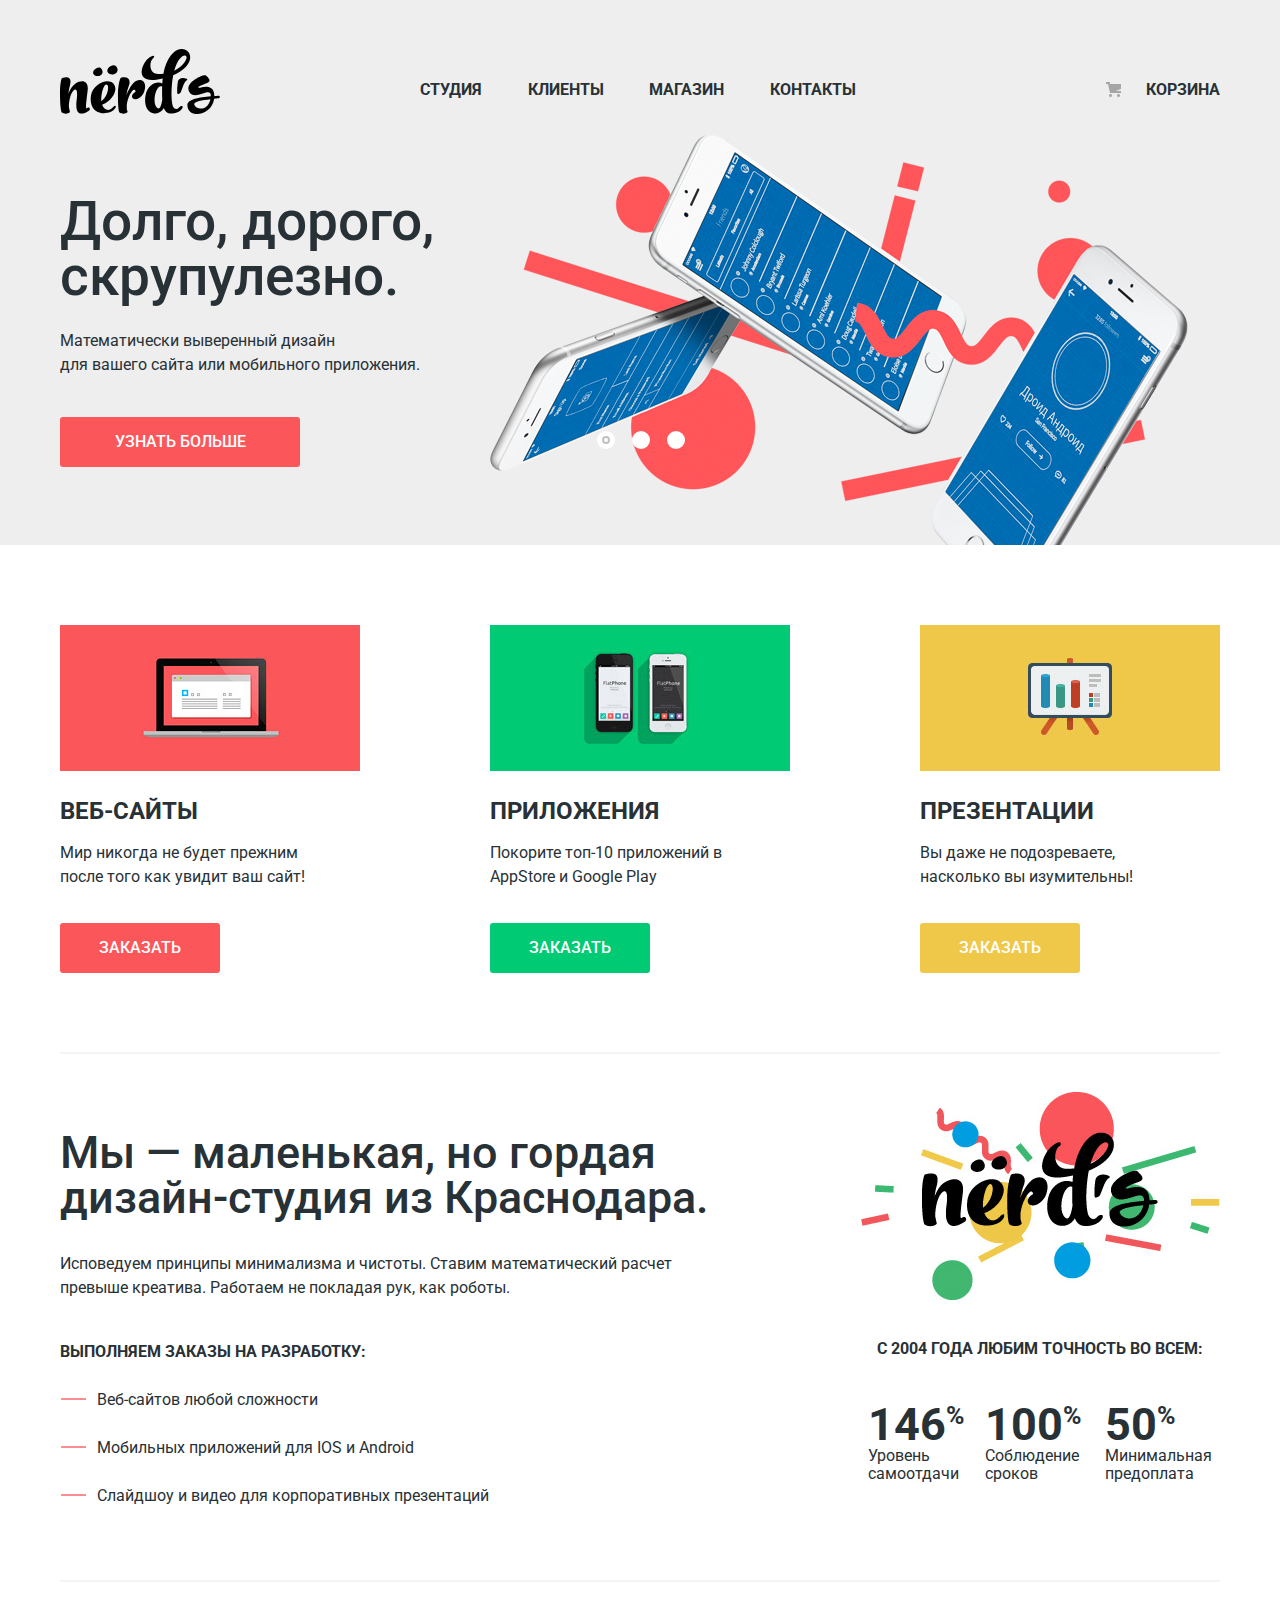
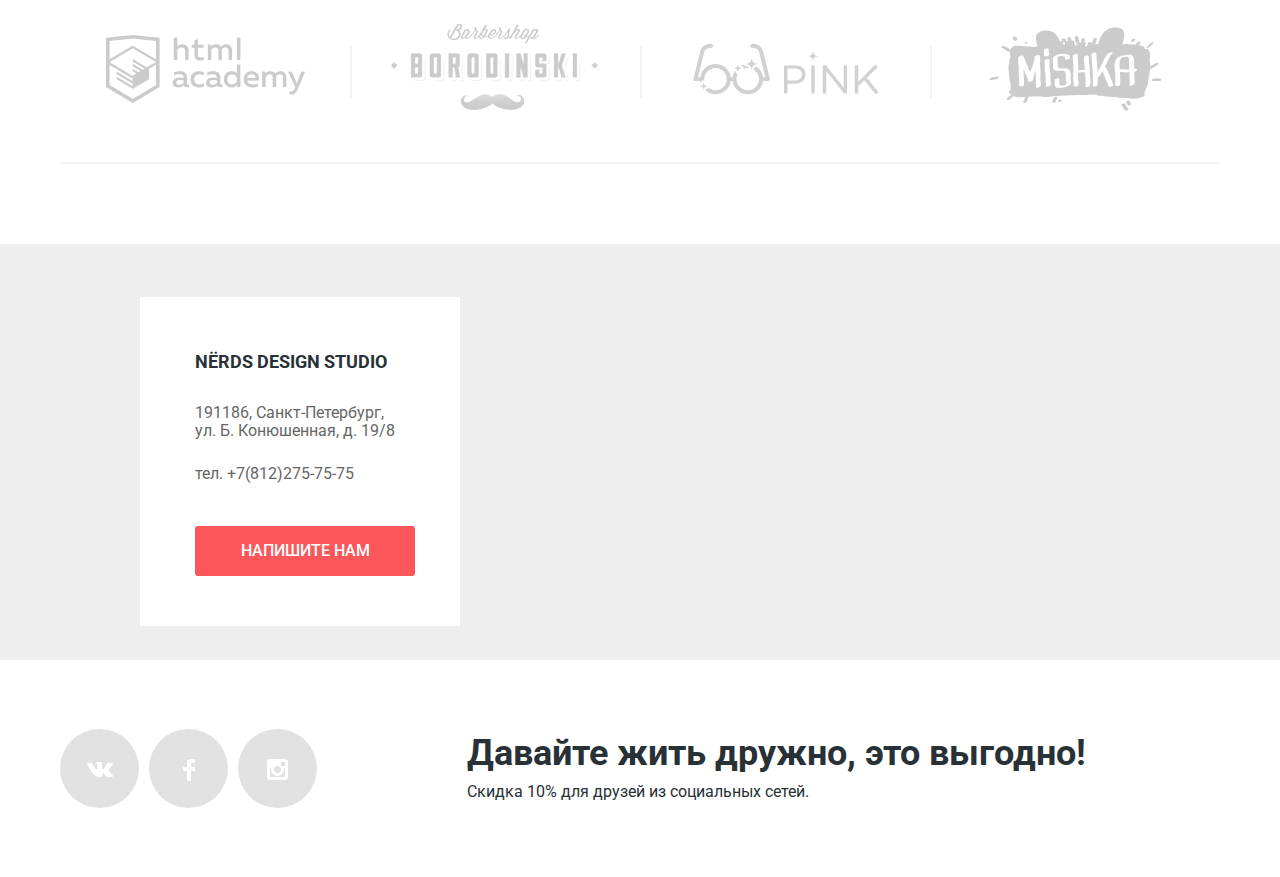
<file: index.html>
<!DOCTYPE html>
<html>
  <head>
    <meta charset="utf-8">
    <title>Нёрдс</title>
    <link rel="stylesheet" href="https://fonts.googleapis.com/css?family=Roboto:400,500,700&amp;subset=cyrillic">
    <link rel="stylesheet" href="css/normalize.css">
    <link rel="stylesheet" href="css/style.css">
  </head>
  <body>

    <header class="main-header">
      <nav class="main-navigation container">
        <a class="main-navigation-header-logo" href="index.html">
          <img class="header-logo-image" src="img/nerds-logo.svg" width="160" height="65" alt="Логотип Дизайн-студии «Nerds»">
        </a>
        <ul class="site-navigation">
          <li><a class="site-navigation-link" href="studio.html">Студия</a></li>
          <li><a class="site-navigation-link" href="customers.html">Клиенты</a></li>
          <li><a class="site-navigation-link" href="catalog.html">Магазин</a></li>
          <li><a class="site-navigation-link" href="contacts.html">Контакты</a></li>
        </ul>
        <a class="site-navigation-link site-navigation-link-basket" href="basker.html">Корзина</a>
      </nav>
    </header>


    <main>
      <h1 class="visually-hidden">Дизайн-студия «Nerds»</h1>

      <section class="main-info-background">
        <div class="main-info container">
          <h2 class="visually-hidden">Информация о нас</h2>
          <input class="slide-radio slide-radio-one" type="radio" name="slider" id="slide-one" checked>
          <label class="slide slide-one" for="slide-one"></label>
          <input class="slide-radio slide-radio-two" type="radio" name="slider" id="slide-two">
          <label class="slide slide-two" for="slide-two"></label>
          <input class="slide-radio slide-radio-three" type="radio" name="slider" id="slide-three">
          <label class="slide slide-three" for="slide-three"></label>
          <div class="main-info-slide-one">
            <div class="main-info-item">
              <b class="main-info-decoration-text">Долго, дорого,<br> скрупулезно.</b>
              <p class="main-info-text">
                Математически выверенный дизайн<br>
                для вашего сайта или мобильного приложения.
              </p>
              <a class="button button-more" href="#">Узнать больше</a>
            </div>
          </div>
          <div class="main-info-slide-two">
            <div class="main-info-item">
              <b class="main-info-decoration-text">Любим математику<br>как никто другой</b>
              <p class="main-info-text">
                Никакого креатива, только математические формулы<br>
                для расчета идеальных пропорций.
              </p>
              <a class="button button-more" href="#">Узнать больше</a>
            </div>
          </div>
          <div class="main-info-slide-three">
            <div class="main-info-item">
              <b class="main-info-decoration-text">Только ночь,<br>только хардкор</b>
              <p class="main-info-text">
                Работать днем, как все? Мы против этого.<br>
                Ближе к полуночи работа только начинается.
              </p>
              <a class="button button-more" href="#">Узнать больше</a>
            </div>
          </div>
        </div>
      </section>

      <section class="services container">
        <h2 class="visually-hidden">Услуги</h2>
        <ul class="services-menu">
          <li>
            <div  class="services-menu-item">
              <img class="services-menu-image" src="img/illustration-1.jpg" width="300" height="146" alt="Веб-сайты">
              <h3 class="services-menu-caption">Веб-сайты</h3>
              <p class="services-menu-text">Мир никогда не будет прежним<br> после того как увидит ваш сайт!</p>
              <a class="sites-button button" href="catalog.html">Заказать</a>
            </div>
          </li>
          <li>
            <div  class="services-menu-item">
              <img class="services-menu-image" src="img/illustration-2.jpg" width="300" height="146" alt="Приложения">
              <h3 class="services-menu-caption">Приложения</h3>
              <p class="services-menu-text">Покорите топ-10 приложений в<br> AppStore и Google Play</p>
              <a class="app-button button" href="catalog.html">Заказать</a>
            </div>
          </li>
          <li>
            <div  class="services-menu-item">
              <img class="services-menu-image" src="img/illustration-3.jpg" width="300" height="146" alt="Презентации">
              <h3 class="services-menu-caption">Презентации</h3>
              <p class="services-menu-text">Вы даже не подозреваете,<br> насколько вы изумительны!</p>
              <a class="presentation-button button" href="catalog.html">Заказать</a>
            </div>
          </li>
        </ul>
      </section>

      <section class="about-us container">
        <h2 class="visually-hidden">О нас</h2>
        <div class="about-us-info">
          <b class="about-us-info-caption">
            Мы — маленькая, но гордая<br>
            дизайн-студия из Краснодара.</b>
          <p class="about-us-info-text">
            Исповедуем принципы минимализма и чистоты.
            Ставим математический расчет
            превыше креатива. Работаем не покладая рук, как роботы.
          </p>
          <b class="about-us-features-caption-one">Выполняем заказы на разработку:</b>
          <ul class="about-us-features-text">
            <li class="about-us-features-text-item">Веб-сайтов любой сложности</li>
            <li class="about-us-features-text-item">Мобильных приложений для IOS и Android</li>
            <li class="about-us-features-text-item">Слайдшоу и видео для корпоративных презентаций</li>
          </ul>
        </div>

        <div class="about-us-features">
          <img class="color-logo" src="img/color-logo.png" width="360" height="208" alt="О нас">
          <b class="about-us-features-caption-two">С 2004 года любим точность во всем:</b>
          <table class="about-us-features-table">
            <tr class="about-us-features-table-row">
              <td class="about-us-features-table-item"><b class="percent">146</b></td>
              <td class="about-us-features-table-item"><b class="percent">100</b></td>
              <td class="about-us-features-table-item"><b class="percent">50</b></td>
            </tr>
            <tr class="about-us-features-table-row">
              <td class="about-us-features-table-item">Уровень самоотдачи</td>
              <td class="about-us-features-table-item">Соблюдение сроков</td>
              <td class="about-us-features-table-item">Минимальная предоплата</td>
            </tr>
          </table>
        </div>
      </section>

      <section class="our-projects container">
        <ul class="our-projects-list">
          <li class="our-projects-item">
            <a class="our-projects-item-link" href="https://htmlacademy.ru"><img class="our-projects-image" src="img/htmlacademy.png" width="199" height="68" alt="HtmlAcademy"></a>
          </li>
          <li class="our-projects-item">
            <a class="our-projects-item-link" href="borodinski.ru"><img class="our-projects-image" src="img/borodinski.png" width="209" height="90" alt="Барбершоп «Бородинский»"></a>
          </li>
          <li class="our-projects-item">
            <a class="our-projects-item-link" href="pink.ru"><img class="our-projects-image" src="img/pink.png" width="185" height="52" alt="Pink"></a>
          </li>
          <li class="our-projects-item">
            <a class="our-projects-item-link" href="mishka.ru"><img class="our-projects-image" src="img/mishka.png" width="173" height="84" alt="Mishka"></a>
          </li>
        </ul>
      </section>
    </main>


    <footer class="main-footer">

      <div class="footer-map-background">
        <section id="map" class="footer-map">
          <section class="footer-contacts">
            <h2 class="footer-contacts-caption">Nёrds design studio</h2>
            <p class="footer-contacts-text">
              191186, Санкт-Петербург,<br>
              ул. Б. Конюшенная, д. 19/8
            </p>
            <p class="footer-contacts-text-number">
              тел. +7(812)275-75-75
            </p>
            <a class="button contacts-button" href="#">Напишите нам</a>
          </section>
      </div>

      </section>

      <section class="footer-social container">
        <ul class="footer-social-list">
          <li class="footer-social-list-item">
            <a class="footer-social-link" href="#">
              <img class="footer-social-image" src="img/vk-icon.svg" width="26" height="15" alt="Вконтакте">
            </a>
          </li>
          <li class="footer-social-list-item">
            <a class="footer-social-link" href="#">
              <img class="footer-social-image" src="img/fb-icon.svg" width="12" height="22" alt="Фейсбук">
            </a>
          </li>
          <li class="footer-social-list-item">
            <a class="footer-social-link" href="#">
              <img class="footer-social-image" src="img/insta-icon.svg" width="21" height="21" alt="Инстаграм">
            </a>
          </li>
        </ul>
        <p class="footer-social-text">
          <b class="footer-social-caption">Давайте жить дружно, это выгодно!</b>
          Скидка 10% для друзей из социальных сетей.
        </p>
      </section>
    </footer>


    <section class="modal modal-contacts">
      <h2 class="visually-hidden">Контакты</h2>
      <b class="modal-contacts-caption">Напишите нам</b>
      <button class="button-close" type="button">Закрыть</button>
      <form class="modal-contacts-form" method="post">
        <div class="modal-contacts-form-info">
          <div>
            <label class="modal-contacts-form-label" for="input-area-name" >Ваше имя:</label>
            <input class="input-area-name" id="input-area-name" type="text" name="name" placeholder="Представьтесь, пожалуйста">
          </div>
          <div>
            <label class="modal-contacts-form-label" for="input-area-mail">Ваш e-mail:</label>
            <input class="input-area-mail" id="input-area-mail" type="text" name="mail" placeholder="Для отправки ответа">
          </div>
        </div>
        <div class="modal-contacts-form-letter">
          <label class="modal-contacts-form-label" for="input-area-letter">Текст письма:</label>
          <textarea class="input-area-letter" id="input-area-letter" rows="4" type="text" name="letter" placeholder="В свободной форме"></textarea>
        </div>
      </form>
      <button class="button" type="submit">Отправить</button>
    </section>

    <script src="https://api-maps.yandex.ru/2.1/?lang=ru_RU" type="text/javascript"></script>
    <script src="js/main.js"></script>

  </body>
</html>
</file>
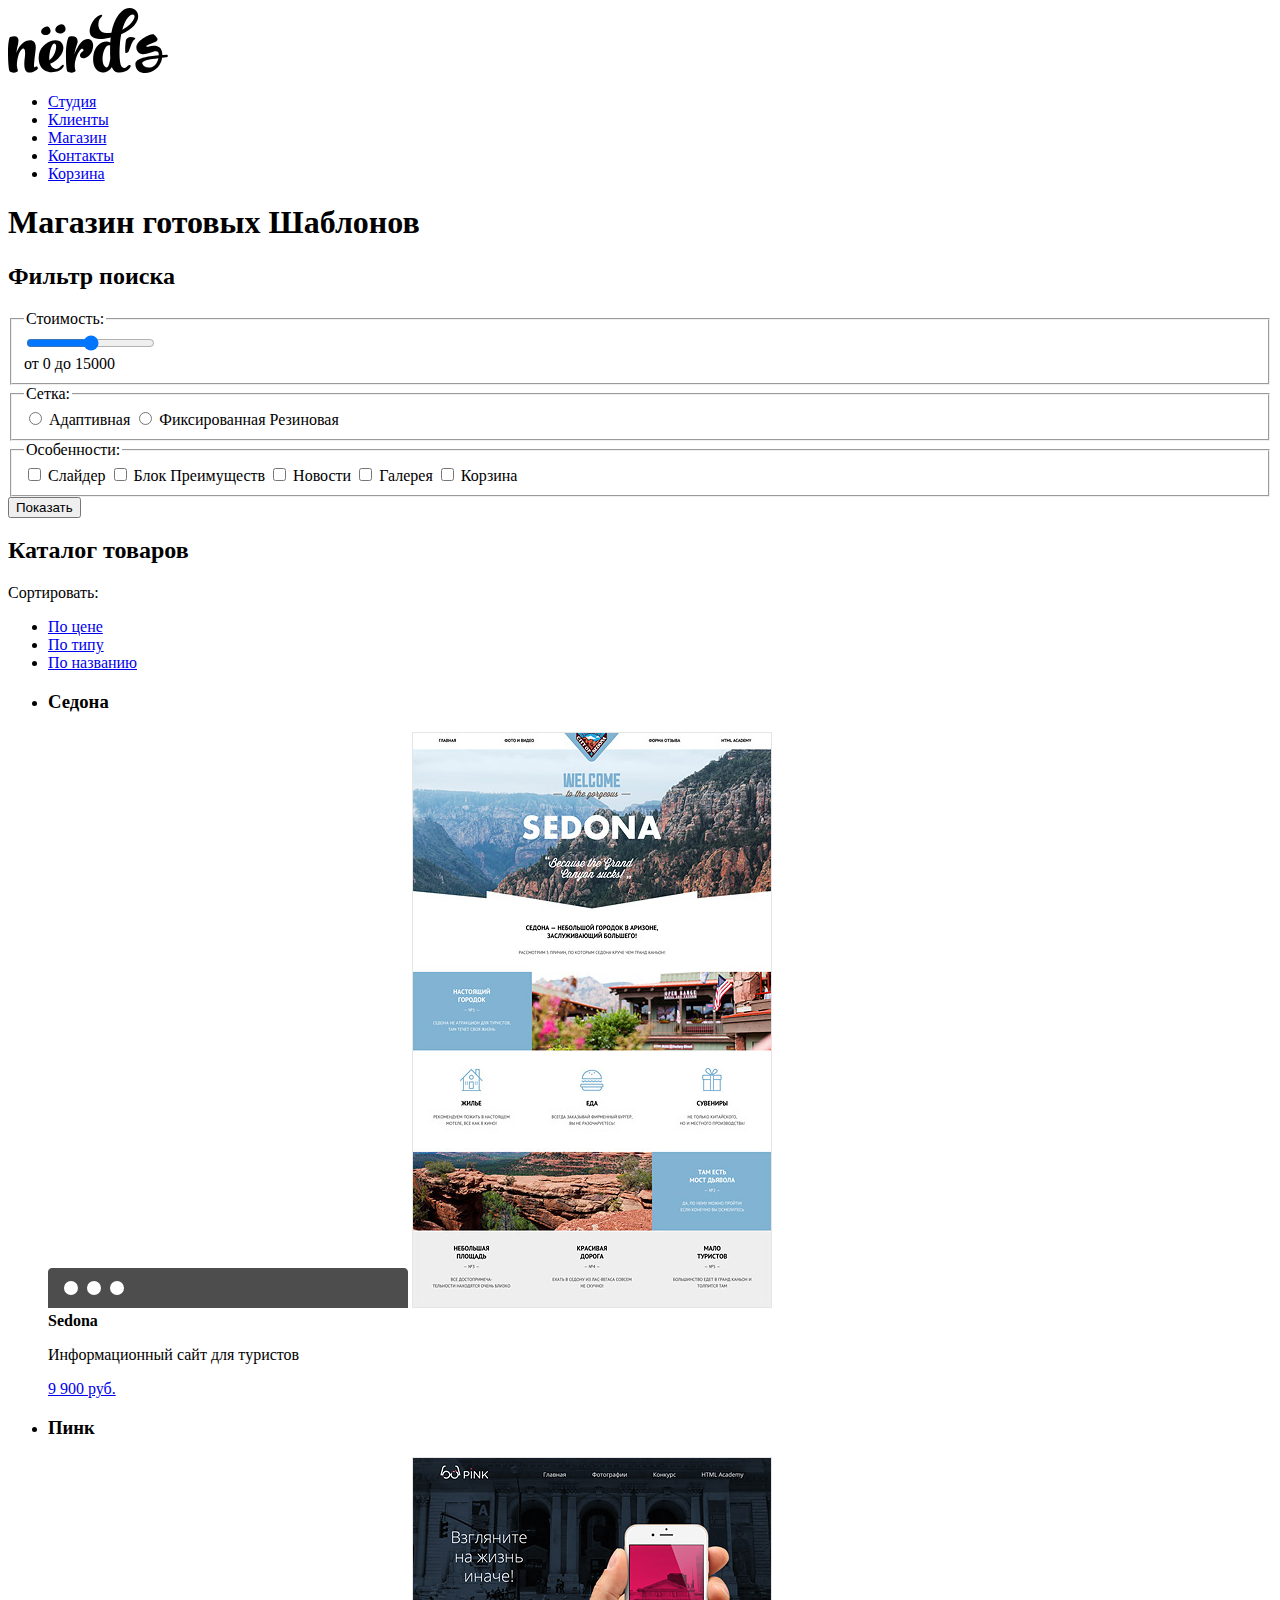
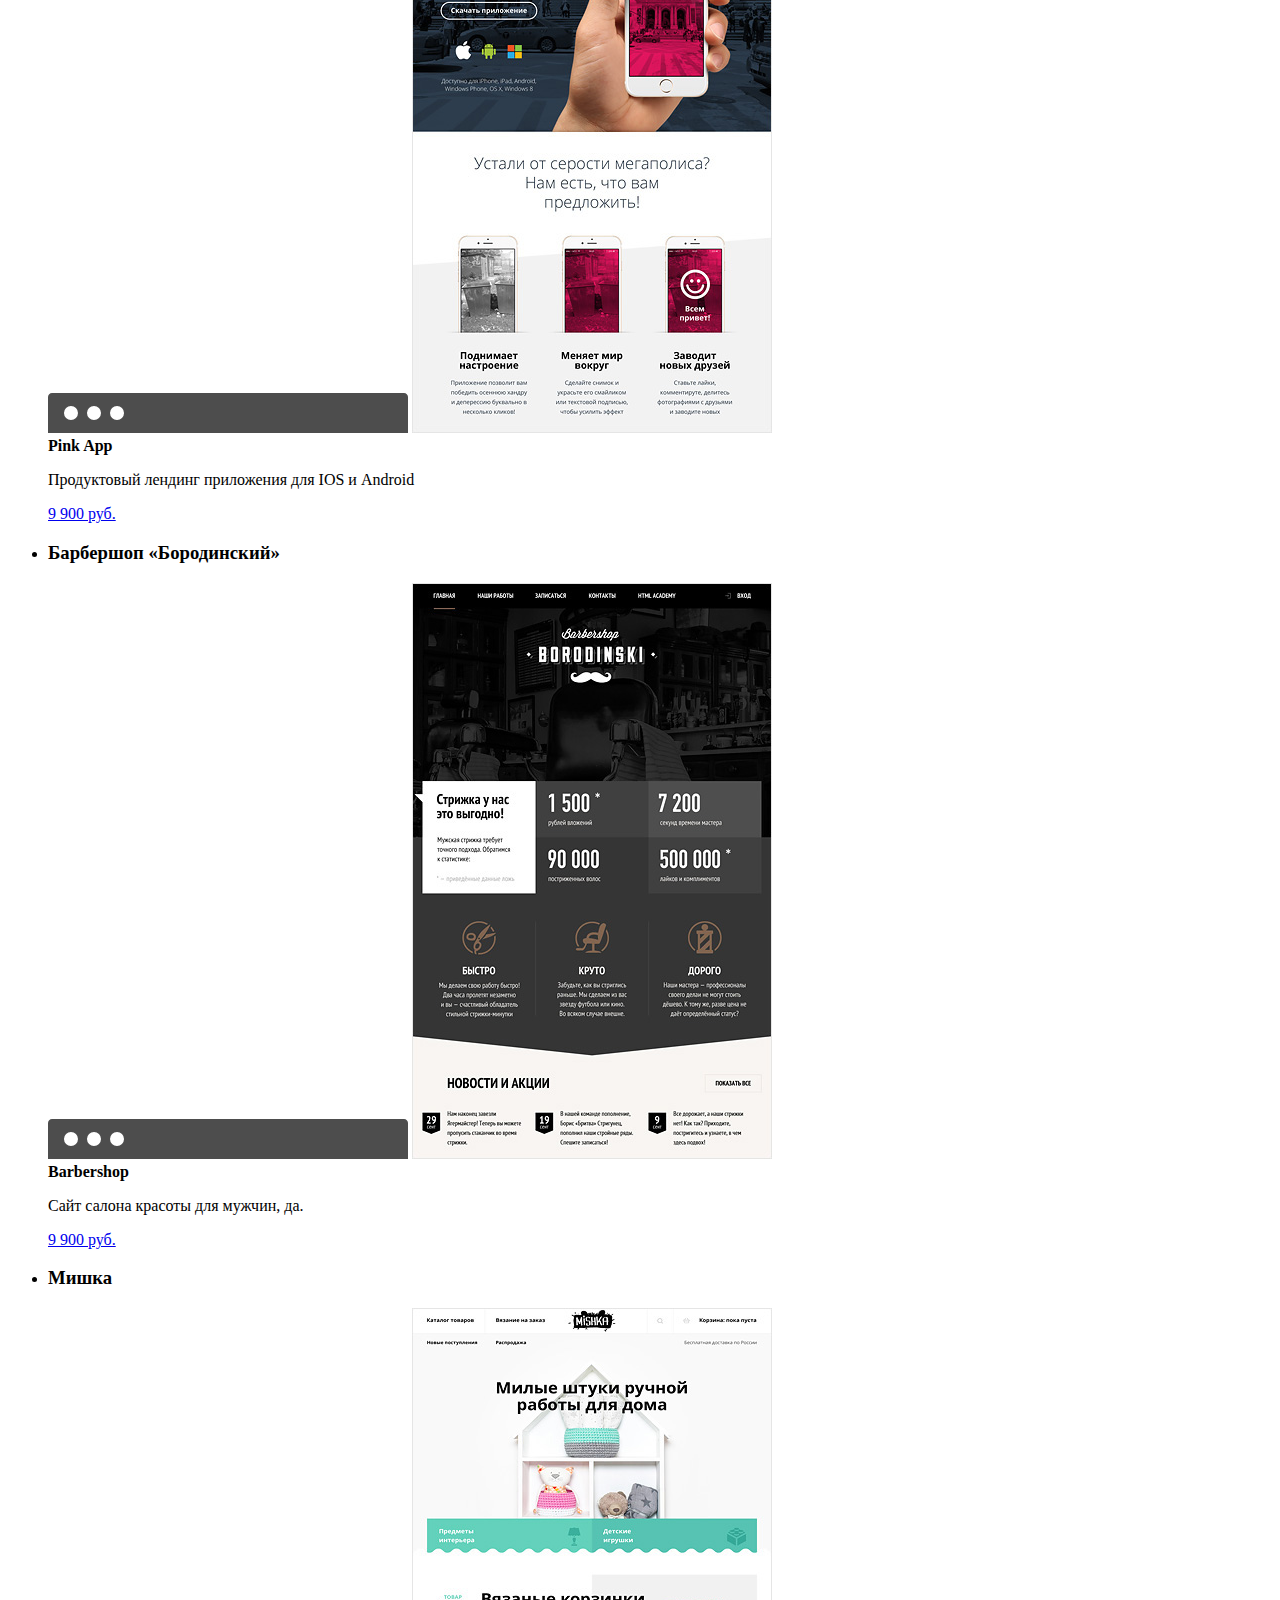
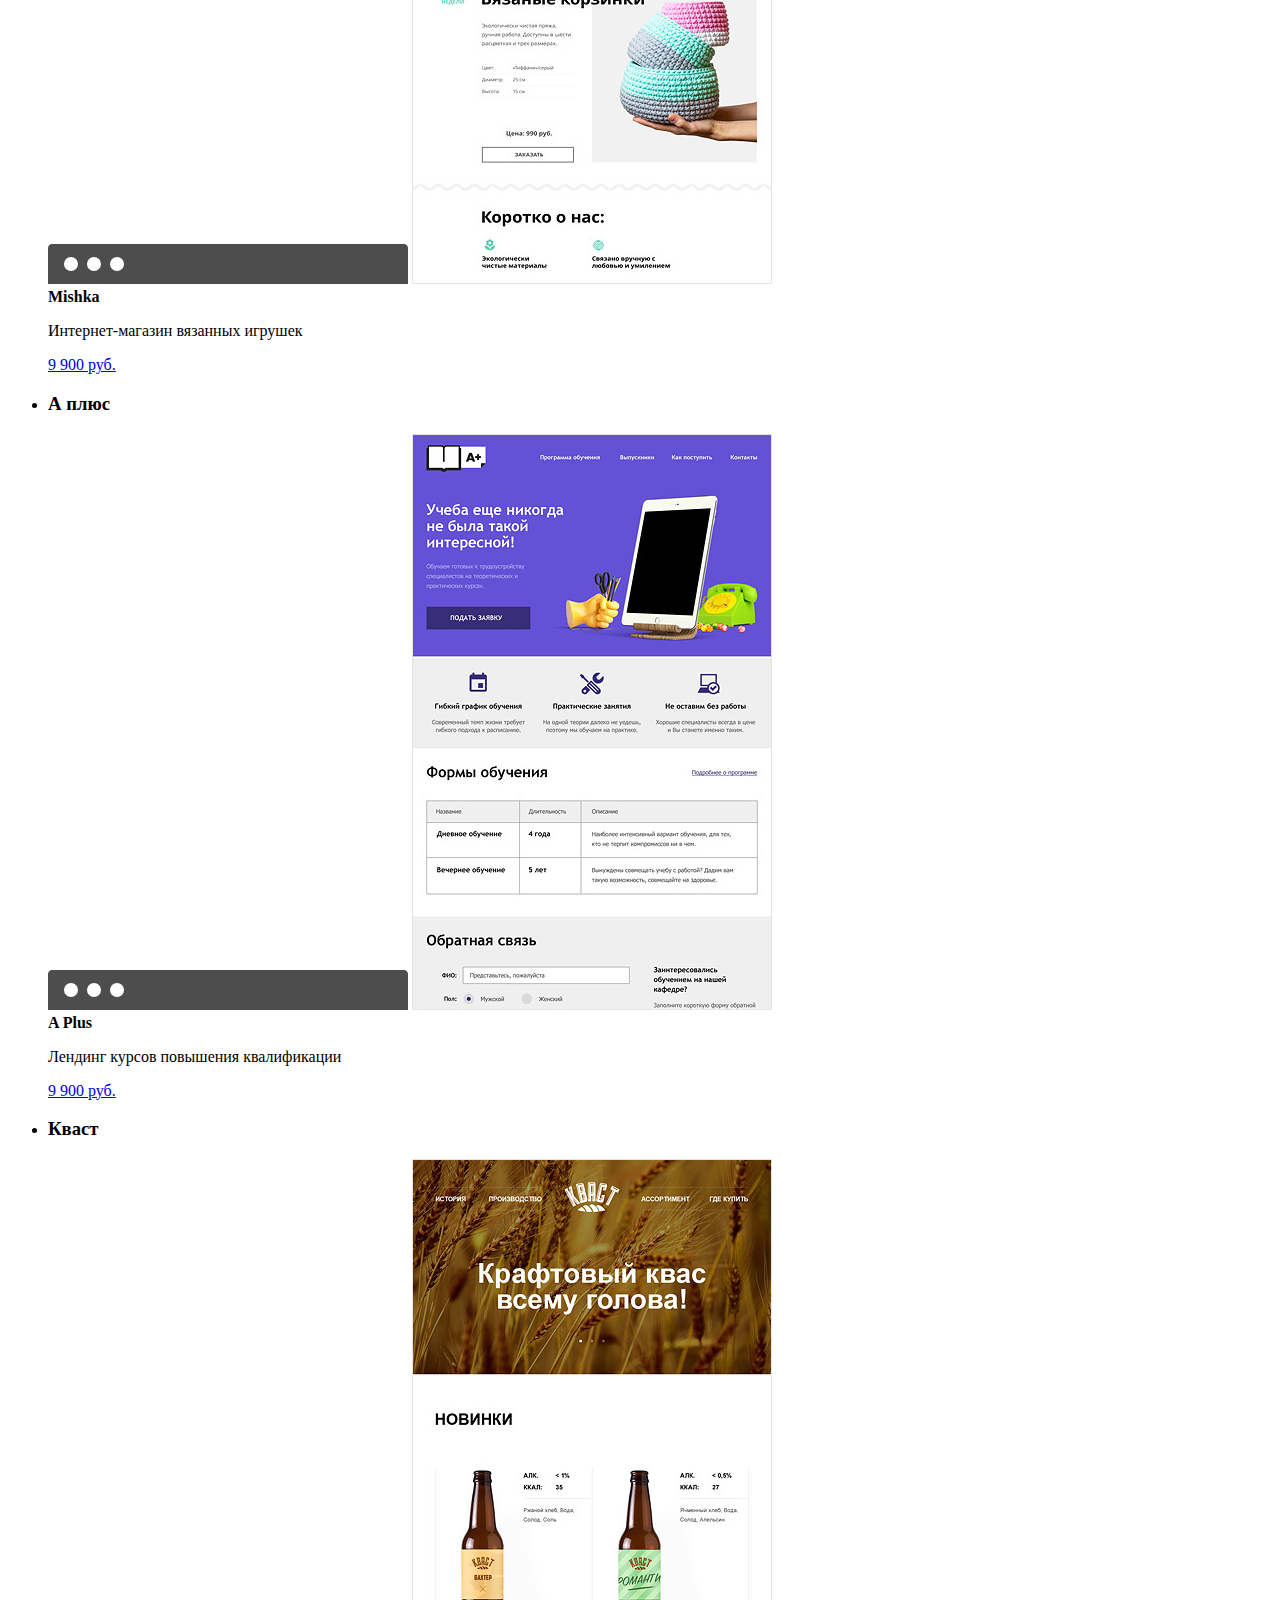
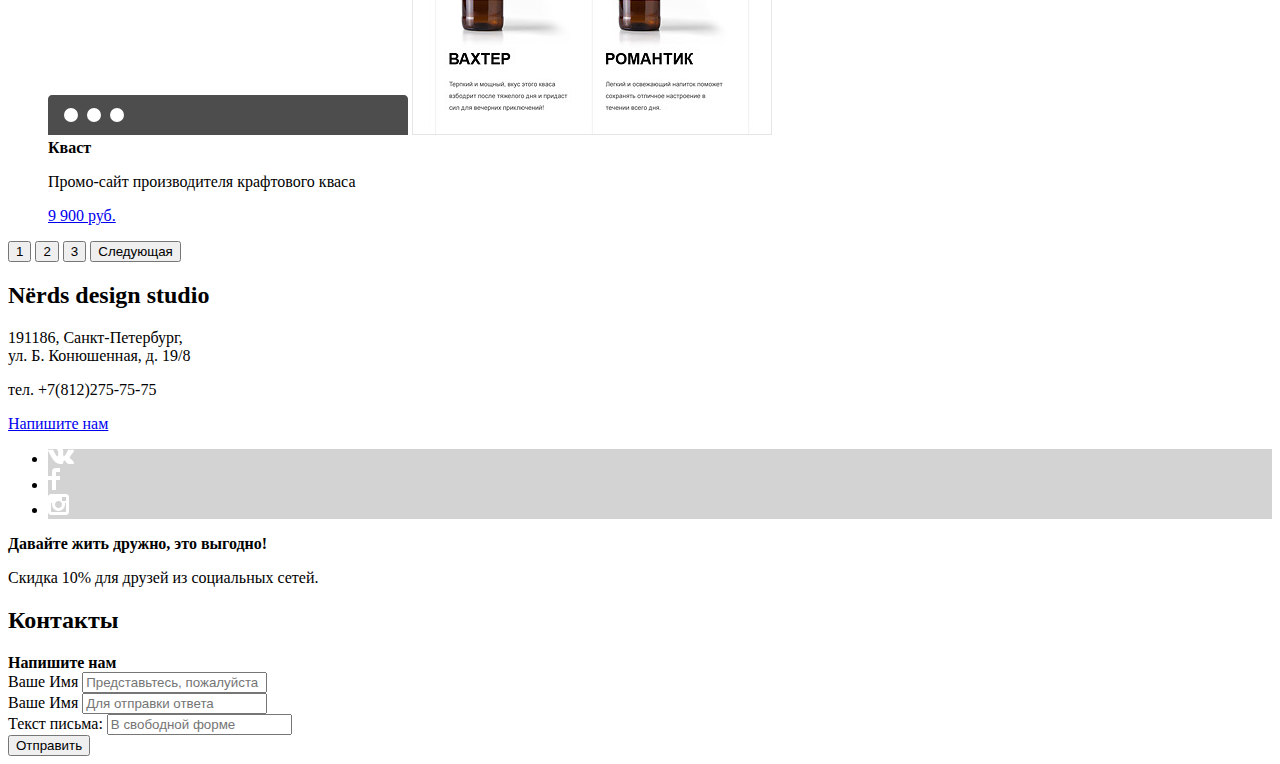
<file: catalog.html>
<!DOCTYPE html>
<html>
  <head>
    <meta charset="utf-8">
    <title>Каталог дизайн студии Нёрдс</title>
  </head>
  <body>
    <header class="main-header">
      <nav class="main-navigation">
        <a class="main-navigation-header-logo" href="index.html">
          <img src="img/nerds-logo.svg" width="160" height="65" alt="Логотип Дизайн-студии «Nerds»">
        </a>
        <ul class="site-navigation">
          <li><a href="studio.html">Студия</a></li>
          <li><a href="customers.html">Клиенты</a></li>
          <li class="site-navigation-selected"><a href="catalog.html">Магазин</a></li>
          <li><a href="contacts.html">Контакты</a></li>
          <li><a href="basker.html">Корзина</a></li>
        </ul>
      </nav>
    </header>


    <main class="container">
      <h1>Магазин готовых Шаблонов</h1>
      <section class="filter">
        <h2 class="visually-hidden">Фильтр поиска</h2>
        <form class="filter-form" method="get" oninput="price-range-min.value=price-range.value">
          <fieldset class="filter-form-price">
            <legend>Стоимость:</legend>
            <input class="filter-form-price-input" type="range" name="price-range" min="0" max="15000">
            <div>
              от
              <output name="price-range-min">0</output>
              до
              <output name="price-range-max">15000</output>
            </div>
          </fieldset>
          <fieldset class="filter-grid">
            <legend>Сетка:</legend>
            <input type="radio" name="filter-grid-radio" id="filter-grid-radio-adaptive">
            <label for="filter-grid-radio-adaptive">Адаптивная</label>
            <input type="radio" name="filter-grid-radio" id="filter-grid-radio-fixed">
            <label for="filter-grid-radio-fixed">Фиксированная Резиновая</label>
          </fieldset>
          <fieldset class="filter-features">
            <legend>Особенности:</legend>
            <input type="checkbox" name="filter-checkbox-slider" id="filter-checkbox-slider">
            <label for="filter-checkbox-slider">Слайдер</label>
            <input type="checkbox" name="filter-checkbox-block" id="filter-checkbox-block">
            <label for="filter-checkbox-block">Блок Преимуществ</label>
            <input type="checkbox" name="filter-checkbox-news" id="filter-checkbox-news">
            <label for="filter-checkbox-news">Новости</label>
            <input type="checkbox" name="filter-checkbox-galery" id="filter-checkbox-galery">
            <label for="filter-checkbox-galery">Галерея</label>
            <input type="checkbox" name="filter-checkbox-basket" id="filter-checkbox-basket">
            <label for="filter-checkbox-basker">Корзина</label>
          </fieldset>
          <input type="submit" value="Показать">
        </form>
      </section>

      <section class="catalog">
        <h2 class="visually-hidden">Каталог товаров</h2>
        <div class="catalog-sort">
          <p>
            Сортировать:
            <ul class="catalog-sort-list">
              <li class="catalog-sort-list-item selected"><a href="#">По цене</a></li>
              <li class="catalog-sort-list-item"><a href="#">По типу<a></li>
              <li class="catalog-sort-list-item"><a href="#">По названию</a></li>
            </ul>
          </p>
        </div>
        <div class="catalog-product">
          <ul class="catalog-product-list">
            <li class="catalog-product-list-item">
              <h3 class="visually-hidden">Седона</h3>
              <img src="img/browser.svg" width="360" height="40" alt="Браузер">
              <img src="img/sedona.jpg" width="360" height="576" alt="Седона">
              <div class="catalog-product-list-item-info">
                <b>Sedona</b>
                <p>Информационный сайт для туристов</p>
                <a class="button" href="#">9 900 руб.</a>
              </div>
            </li>
            <li class="catalog-product-list-item">
              <h3 class="visually-hidden">Пинк</h3>
              <img src="img/browser.svg" width="360" height="40" alt="Браузер">
              <img src="img/pink.jpg" width="360" height="576" alt="Пинк">
              <div class="catalog-product-list-item-info">
                <b>Pink App</b>
                <p>Продуктовый лендинг приложения для IOS и Android</p>
                <a class="button" href="#">9 900 руб.</a>
              </div>
            </li>
            <li class="catalog-product-list-item">
              <h3 class="visually-hidden">Барбершоп «Бородинский»</h3>
              <img src="img/browser.svg" width="360" height="40" alt="Браузер">
              <img src="img/borodinski.jpg" width="360" height="576" alt="Барбершоп «Бородинский»">
              <div class="catalog-product-list-item-info">
                <b>Barbershop</b>
                <p>Сайт салона красоты для мужчин, да.</p>
                <a class="button" href="#">9 900 руб.</a>
              </div>
            </li>
            <li class="catalog-product-list-item">
              <h3 class="visually-hidden">Мишка</h3>
              <img src="img/browser.svg" width="360" height="40" alt="Браузер">
              <img src="img/mishka.jpg" width="360" height="576" alt="Мишка">
              <div class="catalog-product-list-item-info">
                <b>Mishka</b>
                <p>Интернет-магазин вязанных игрушек</p>
                <a class="button" href="#">9 900 руб.</a>
              </div>
            </li>
            <li class="catalog-product-list-item">
              <h3 class="visually-hidden">А плюс</h3>
              <img src="img/browser.svg" width="360" height="40" alt="Браузер">
              <img src="img/aplus.jpg" width="360" height="576" alt="А плюс">
              <div class="catalog-product-list-item-info">
                <b>A Plus</b>
                <p>Лендинг курсов повышения квалификации</p>
                <a class="button" href="#">9 900 руб.</a>
              </div>
            </li>
            <li class="catalog-product-list-item">
              <h3 class="visually-hidden">Кваст</h3>
              <img src="img/browser.svg" width="360" height="40" alt="Браузер">
              <img src="img/kvast.jpg" width="360" height="576" alt="Кваст">
              <div class="catalog-product-list-item-info">
                <b>Кваст</b>
                <p>Промо-сайт производителя крафтового кваса</p>
                <a class="button" href="#">9 900 руб.</a>
              </div>
            </li>
          </ul>
        </div>
        <div class="catalog-navigation">
          <button class="catalog-navigation-button button-selected">1</button>
          <button class="catalog-navigation-button">2</button>
          <button class="catalog-navigation-button">3</button>
          <button class="catalog-navigation-button">Следующая</button>
        </div>

      </section>
    </main>


    <footer class="main-footer">

      <section class="footer-map">
        <section class="footer-contacts">
          <h2>Nёrds design studio</h2>
          <p>
            191186, Санкт-Петербург,<br>
            ул. Б. Конюшенная, д. 19/8
          </p>
          <p>
            тел. +7(812)275-75-75
          </p>
          <a class="button contacts-button" href="#">Напишите нам</a>
        </section>

      </section>

      <section class="footer-social">
        <ul class="footer-social-list">
          <li class="footer-social-list-item" style="background-color:lightgray">
            <a href="#">
              <img src="img/vk-icon.svg" width="26" height="15" alt="Вконтакте">
            </a>
          </li>
          <li class="footer-social-list-item" style="background-color:lightgray">
            <a href="#">
              <img src="img/fb-icon.svg" width="12" height="22" alt="Фейсбук">
            </a>
          </li>
          <li class="footer-social-list-item" style="background-color:lightgray">
            <a href="#">
              <img src="img/insta-icon.svg" width="21" height="21" alt="Инстаграм">
            </a>
          </li>
        </ul>
        <b>Давайте жить дружно, это выгодно!</b>
        <p>Скидка 10% для друзей из социальных сетей.</p>
      </section>
    </footer>


    <section class="modal modal-contacts">
      <h2 class="visually-hidden">Контакты</h2>
      <b>Напишите нам</b>
      <form class="modal-contacts-form" method="post">
        <div class="modal-contacts-form-info">
          <div>
            <label for="input-area-name" >Ваше Имя</label>
            <input class="input-area-name" id="input-area-name" type="text" name="name" placeholder="Представьтесь, пожалуйста">
          </div>
          <div>
            <label for="input-area-mail">Ваше Имя</label>
            <input class="input-area-mail" id="input-area-mail" type="text" name="mail" placeholder="Для отправки ответа">
          </div>
        </div>
        <div class="modal-contacts-form-letter">
          <label for="input-area-letter">Текст письма:</label>
          <input class="input-area-letter" id="input-area-letter" type="text" name="letter" placeholder="В свободной форме">
        </div>
      </form>
      <button class="button" type="submit">Отправить</button>
    </section>


  </body>
</html>
</file>
<file: css/style.css>
html,
body {
  color: #283136;
  font-family: "Roboto", Arial, sans-serif;
  font-size: 16px;
  font-weight: 400;
  line-height: 24px;
  width: 100%;
}

a {
  color: #283136;
  outline: none;
  text-decoration: none;
}

* {
  margin: 0;
  padding: 0;
}

.visually-hidden {
  position: absolute;
  clip: rect(0 0 0 0);
  width: 1px;
  height: 1px;
  margin: -1px;
}

.container {
  margin:0 auto;
  max-width: 1160px;
  width: 100%;
}

.our-projects-item-link {
  opacity: 0.2;
}

.main-header {
  width: 100%;
  background-color: #eeeeee;
  min-height: 114px;
}

.main-navigation {
  background-color: #eeeeee;
  display: flex;
  align-items: flex-end;
  min-height: 114px;
}

.main-navigation-header-logo {
  margin-bottom: -7px;
  margin-right: 200px;
}

.site-navigation {
  width: 440px;
  display: flex;
  justify-content: space-between;
  flex-wrap: wrap;
  margin-right: 280px;
  list-style: none;
  margin-bottom: 12px;
}

.site-navigation-link-basket {
  margin-bottom: 12px;
}

.main-navigation-header-logo:hover,
.main-navigation-header-logo:focus {
  opacity: 0.8;
}

.main-navigation-header-logo:active {
  opacity: 0.3;
}

.site-navigation-link {
  font-weight: 700;
  text-transform: uppercase;
}

.site-navigatin-link:nth-child(4n) {
  margin-right: 0px;
}

.site-navigation-link:hover,
.site-navigation-link:focus {
  color: #fb565a;
}

.site-navigation-link:active {
  color: rgba(0, 0, 0 , 0.3);
}

.site-navigation-link-basket {
  position: relative;
  text-align: right;
  margin-left: 10px;
}

.site-navigation-link-basket::before {
  content: "";
  position: absolute;
  left: -40px;
  top: 4px;
  background-image: url("../img/basket-icon.png");
  background-repeat: no-repeat;
  background-position: 0 0;
  width: 20px;
  height: 20px;
}

.main-info-background {
  padding-top: 20px;
  background-color: #eeeeee;
  margin-bottom: 80px;
  width: 100%;
}

.main-info-slide-one,
.main-info-slide-two,
.main-info-slide-three {
  display: none;
  width: 100%;
  min-height: 411px;
}

.main-info {
  position: relative;
  display: flex;
  min-height: 411px;
}

.main-info-item {
  display: flex;
  flex-direction: column;
  min-height: 270px;
}

.main-info-decoration-text {
  font-size: 55px;
  font-weight: 500;
  line-height: 55px;
  margin-top: 60px;
  margin-bottom: 25px;
}

.main-info-text {
  margin-bottom: 40px;
}

.slide {
  position: absolute;
  content:"";
  width: 18px;
  height: 18px;
  background-color: white;
  border-radius: 50%;
}

.slide-one::before,
.slide-two::before,
.slide-three::before {
  display: none;
  content: "";
  position: absolute;
  width: 8px;
  height: 8px;
  border: 2px solid #c1c1c1;
  border-radius: 50%;
  top: 5px;
  left: 5px;
  box-sizing: border-box;
}

.slide-one {
  top: 297px;
  left: 537px;
}

.slide-two {
  top: 297px;
  left: 572px;
}

.slide-three {
  top: 297px;
  left: 607px;
}

.slide-radio-one:checked + .slide-one::before,
.slide-radio-two:checked + .slide-two::before,
.slide-radio-three:checked + .slide-three::before {
  display: block;
}

.slide-radio-one:checked ~ .main-info-slide-one {
  display: flex;
  background-image: url("../img/slide1.png");
  background-repeat: no-repeat;
  background-position: 430px 0;
}

.slide-radio-two:checked ~ .main-info-slide-two {
  display: flex;
  background-image: url("../img/slide2.png");
  background-repeat: no-repeat;
  background-position: 500px 0;
}

.slide-radio-three:checked ~ .main-info-slide-three {
  display: flex;
  background-image: url("../img/slide3.png");
  background-repeat: no-repeat;
  background-position: 400px 0;
}

.slide-radio {
  display: none;
}

.slide-image {
  margin-left: 55px;
}

.services {
  min-height: 427px;
  margin-bottom: 38px;
  padding-bottom: 0px;
  border-bottom: 2px solid #f4f4f4;
}

.services-menu {
  display: flex;
  justify-content: space-between;
  list-style: none;
}

.services-menu-item {
  display: flex;
  flex-direction: column;
  min-height: 347px;
}

.services-menu-image {
  margin-bottom: 25px;
}

.services-menu-caption {
  margin-bottom: 15px;
}

.services-menu-text {
  margin-bottom: 34px;
}

.button {
  background-color: #fb565a;
  border-radius: 3px;
  color: #ffffff;
  display: inline-block;
  font-weight: 500;
  line-height: 50px;
  text-align: center;
  vertical-align: middle;
  width: 240px;
  text-transform: uppercase;
}


.button:hover,
.button:focus {
  background-color: #e74246;
}

.button:active {
  background-color: #d7373b;
  color: rgba(255, 255, 255, 0.3);
}

.services-menu-caption {
  font-size: 24px;
  font-weight: 700;
  line-height: 30px;
  text-transform: uppercase;
}

.sites-button {
  width: 160px;
}

.app-button {
  width: 160px;
  background-color: #00ca74;
}

.app-button:hover,
.app-button:focus {
  background-color: #00bc6c;
}

.app-button:active {
  background-color: #00aa62;
  color: rgba(255, 255, 255, 0.3);
}

.presentation-button {
  width: 160px;
  background-color: #efc84a;
}

.presentation-button:hover,
.presentation-button:focus {
  background-color: #eab534;
}

.presentation-button:active {
  background-color: #e5a722;
  color: rgba(255, 255, 255, 0.3);
}

.about-us {
  display: flex;
  margin-bottom: 48px;
  justify-content: space-between;
}

.about-us-info {
  display: flex;
  flex-direction: column;
  min-height: 365px;
  width: 660px;
}

.about-us-features {
  display: flex;
  flex-direction: column;
  align-items: center;
  min-height: 400px;
  width: 360px;
  margin-bottom;
}

.about-us-info-caption {
  display: block;
  font-size: 45px;
  font-weight: 500;
  line-height: 45px;
  margin-bottom: 32px;
  margin-top: 38px;
}

.about-us-info-text {
  margin-bottom: 40px;
}

.color-logo {
  margin-bottom: 37px;
}

.about-us-features-caption-one {
  font-weight: 700;
  text-transform: uppercase;
}

.about-us-features-text  {
  list-style: none;
}

.about-us-features-text-item {
  position: relative;
  margin-left: 37px;
  margin-bottom: 24px;
}

.about-us-features-text-item:first-child {
  margin-top: 24px;
}

.about-us-features-text-item::before {
  position: absolute;
  content: "";
  width: 25px;
  height: 2px;
  background-color: #fc8e91;
  top: 10px;
  left: -36px;
}

.about-us-features-caption-two  {
  display: block;
  font-weight: 700;
  text-transform: uppercase;
  margin-bottom: 68px;
}

.about-us-features-table {
  border-spacing: 26px 0px;
  margin-top: -27px;
}

.percent  {
  position: relative;
  font-size: 45px;
  font-weight: 700;
  line-height: 45px;
}

.percent::after {
  position: absolute;
  content: "%";
  font-size: 25px;
  font-weight: 700;
  top: -5px;
}

.our-projects {
  display: flex;
  align-items: center;
  justify-content: center;
  min-height: 180px;
  border-top: 2px solid #f4f4f4;
  border-bottom: 2px solid #f4f4f4;
  margin-bottom: 80px;
}

.our-projects-list {
  display: flex;
  justify-content: space-between;
  align-items: center;
  list-style: none;
  min-width: 100%;
}

.our-projects-item {
  position: relative;
  min-width: 25%;
  text-align: center;
}

.our-projects-item:not(:last-child)::after {
  position: absolute;
  content: "";
  width: 2px;
  height: 52px;
  background-color: #f4f4f4;
  left: 100%;
  top: calc(50% - 26px);
}

.about-us-features-table-item {
  line-height: 18px;
}

.our-projects-item-link:hover {
  opacity: 1;
}

.our-projects-item-link:focus {
  opacity: 1;
}

.our-projects-item-link:active {
  opacity: 0.1;
}

.main-footer {
  width: 100%;
}

.footer-map-background {
  width: 100%;
  background-color: #eeeeee;
}

.footer-map {
  position: relative;
  min-height: 416px;
  max-width: 1440px;
  width: 100%;
  margin: auto;
}

.footer-contacts {
  position: absolute;
  padding: 50px 55px;
  width: 320px;
  min-height: 310px;
  background-color: white;
  box-sizing: border-box;
  z-index: 1;
  top: 53px;
  left: 140px;
}

.footer-contacts-caption {
  font-size: 18px;
  font-weight: 700;
  line-height: 30px;
  text-transform: uppercase;
  margin-bottom: 27px;
}

.footer-contacts-text {
  line-height: 18px;
  margin-bottom: 22px;
  color: #666666;
}

.contacts-button {
  width: 220px;
}

.footer-contacts-text-number {
  margin-bottom: 40px;
  color: #666666;
}

.footer-social {
  display: flex;
  min-height: 217px;
  align-items: center;
}

.footer-social-list {
  display: flex;
  list-style: none;
  margin-right: 140px;
}

.footer-social-list-item {
  margin-right: 10px;
}

.footer-social-link {
  background-color: #e1e1e1;
  border-radius: 50%;
  display: inline-block;
  height: 79px;
  line-height: 79px;
  text-align: center;
  width: 79px;
}

.footer-social-caption {
  display: block;
  margin-bottom: 10px;
}

.footer-social-image {
  vertical-align: middle;
}

.footer-social-link:hover,
.footer-social-link:focus {
  background-color: #e74246;
}

.footer-social-link:active {
  background-color: #d7373b;
}

.footer-social-link:active .footer-social-image {
  opacity: 0.3;
}

.footer-social-caption {
  font-size: 36px;
  font-weight: 700;
  line-height: 36px;
}

.footer-social-text {
  line-height: 22px;
}

.modal-contacts {
  position: fixed;
  display: none;
  flex-direction: column;
  width: 960px;
  min-height: 590px;
  padding: 70px 100px;
  box-sizing: border-box;
  top: calc(50% - 295px);
  left: calc(50% - 480px);
  background-color: white;
  box-shadow: 0 20px 50px 0px;
  z-index: 2;
}

.modal-contacts-form-info {
  display: flex;
  margin-bottom: 35px;
}

.modal-contacts-form-letter {
  margin-bottom: 47px;
}

.modal-contacts-caption {
  display: block;
  font-size: 45px;
  font-weight: 500;
  line-height: 45px;
  margin-bottom: 48px;
}

.modal-contacts-form-label {
  display: block;
  font-weight: 700;
  line-height: 18px;
  margin-bottom: 12px;
}

.input-area-name,
.input-area-mail,
.input-area-letter {
  border-radius: 4px;
  border: 2px solid #d7dcde;
  font-size: 16px;
  line-height: 18px;
  padding-left: 15px;
}

.input-area-name,
.input-area-mail {
  width: 360px;
  line-height: 46px;
  margin-right: 40px;
  box-sizing: border-box;
}

.input-area-letter {
  font-family: "Roboto", Arial, sans-serif;
  font-weight: 400;
  padding-top: 10px;
  width: 760px;
  min-height: 114px;
  box-sizing: border-box;
}

.input-area-name:hover,
.input-area-mail:hover,
.input-area-letter:hover {
  border-color: #b4b9bb;
}

.input-area-name:focus,
.input-area-mail:focus,
.input-area-letter:focus {
  border-color: #000000;
  outline: none;
}

.button-close {
  position: absolute;
  font-size: 0px;
  width: 27px;
  height: 27px;
  outline: none;
  border: none;
  top: 78px;
  left: 850px;
  background-color: inherit;
  cursor: pointer;
}

.button-close::before,
.button-close::after {
  content: "";
  position: absolute;
  width: 27px;
  height: 5px;
  background-color: #fecccd;
  top: 12px;
  left: 0px;
}

.button-close:hover::before,
.button-close:hover::after,
.button-close:focus::before,
.button-close:focus::after {
  background-color: #fb565a;
}

.button-close::before {
  transform: rotate(45deg);
}

.button-close::after {
  transform: rotate(-45deg);
}

@keyframes show {
  0% {
    transform: scale(0.6);
    opacity: 0;
  }
  100% {
    transform: scale(1);
    opacity: 1;
  }
}

.modal-show {
  display: block;
  animation: show 0.2s;
}
</file>
